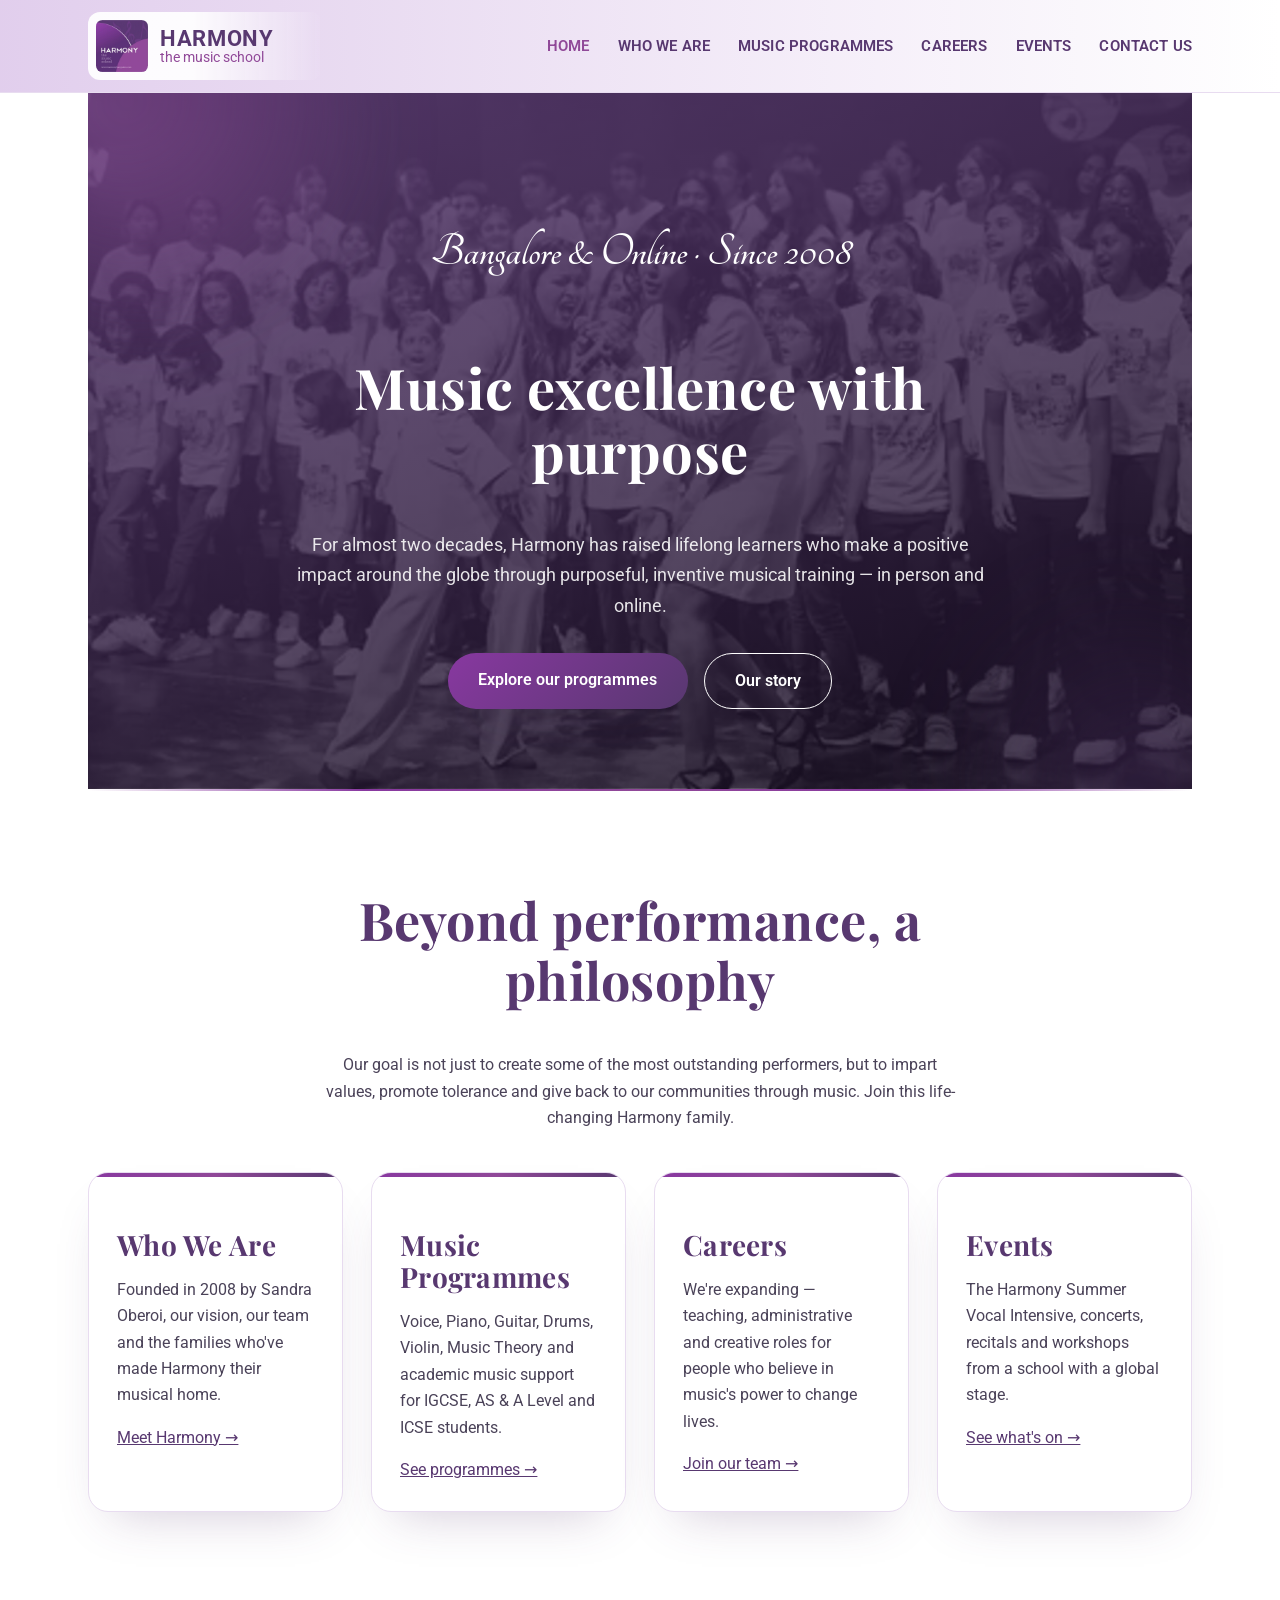
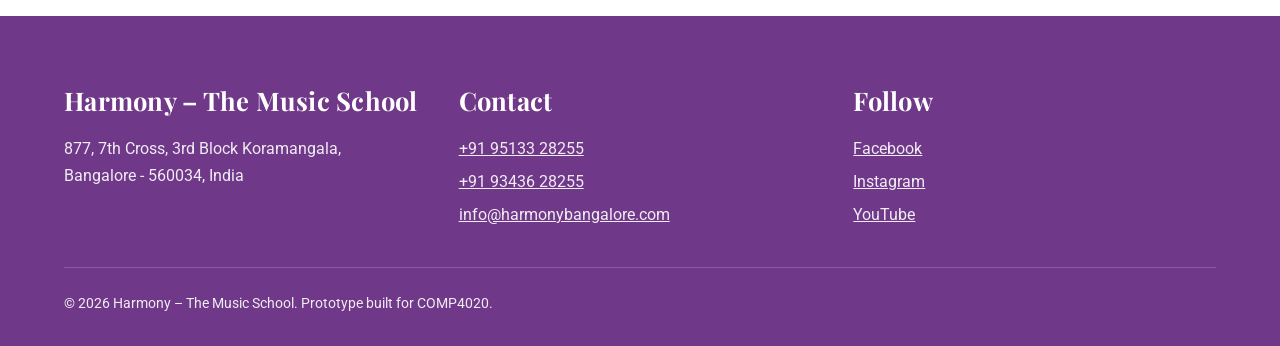
<file: index.html>
<!doctype html>
<html lang="en-AU">
  <head>
    <meta charset="UTF-8" />
    <meta name="viewport" content="width=device-width, initial-scale=1.0" />
    <title>Harmony - The Music School</title>
    <meta
      name="description"
      content="Harmony – The Music School: voice, piano, guitar, drums, violin and music theory tuition in Bangalore and online, since 2008."
    />
    <link rel="preconnect" href="https://fonts.googleapis.com" />
    <link rel="preconnect" href="https://fonts.gstatic.com" crossorigin />
    <link
      rel="stylesheet"
      href="https://fonts.googleapis.com/css2?family=Playfair+Display:wght@700;800&family=Tangerine:wght@400;700&family=Roboto:wght@400;500;700&display=swap"
    />
    <link rel="stylesheet" href="./styles.css" />
    <link rel="icon" type="image/png" href="./images/favicon.png" />
    <link rel="apple-touch-icon" href="./images/apple-touch-icon.png" />
  </head>
  <body>
    <header class="site-header">
      <div class="header-inner">
        <a class="brand" href="./">
          <img class="brand-logo" src="./images/logo.webp" alt="" width="300" height="300" />
          <span class="brand-text">
            <span class="brand-name">Harmony</span>
            <span class="brand-tagline">the music school</span>
          </span>
        </a>
        <button
          class="nav-toggle"
          type="button"
          aria-expanded="false"
          aria-controls="primary-nav"
        >
          <span></span><span></span><span></span>
          <span class="visually-hidden">Menu</span>
        </button>
        <nav class="primary-nav" id="primary-nav" aria-label="Primary" data-open="false">
          <ul>
            <li><a href="./" aria-current="page">Home</a></li>
            <li><a href="./who-we-are.html">Who We Are</a></li>
            <li><a href="./music-programmes.html">Music Programmes</a></li>
            <li><a href="./careers.html">Careers</a></li>
            <li><a href="./whats-on.html">Events</a></li>
            <li><a href="#site-footer">Contact Us</a></li>
          </ul>
        </nav>
      </div>
    </header>

    <main>
      <section class="hero hero-home">
        <div class="hero-inner">
          <p class="eyebrow">Bangalore &amp; Online · Since 2008</p>
          <h1>Music excellence with purpose</h1>
          <p class="lede">
            For almost two decades, Harmony has raised lifelong learners who
            make a positive impact around the globe through purposeful,
            inventive musical training — in person and online.
          </p>
          <div class="button-row">
            <a class="button" href="./music-programmes.html"
              >Explore our programmes</a
            >
            <a class="button ghost" href="./who-we-are.html">Our story</a>
          </div>
        </div>
      </section>

      <div class="divider"></div>

      <section>
        <div class="section-head">
          <h2>Beyond performance, a philosophy</h2>
          <p>
            Our goal is not just to create some of the most outstanding
            performers, but to impart values, promote tolerance and give back
            to our communities through music. Join this life-changing
            Harmony family.
          </p>
        </div>

        <div class="card-grid">
          <div class="card">
            <h3>Who We Are</h3>
            <p>
              Founded in 2008 by Sandra Oberoi, our vision, our team and the
              families who've made Harmony their musical home.
            </p>
            <a href="./who-we-are.html">Meet Harmony &rarr;</a>
          </div>
          <div class="card">
            <h3>Music Programmes</h3>
            <p>
              Voice, Piano, Guitar, Drums, Violin, Music Theory and academic
              music support for IGCSE, AS &amp; A Level and ICSE students.
            </p>
            <a href="./music-programmes.html">See programmes &rarr;</a>
          </div>
          <div class="card">
            <h3>Careers</h3>
            <p>
              We're expanding — teaching, administrative and creative roles
              for people who believe in music's power to change lives.
            </p>
            <a href="./careers.html">Join our team &rarr;</a>
          </div>
          <div class="card">
            <h3>Events</h3>
            <p>
              The Harmony Summer Vocal Intensive, concerts, recitals and
              workshops from a school with a global stage.
            </p>
            <a href="./whats-on.html">See what's on &rarr;</a>
          </div>
        </div>
      </section>
    </main>

    <footer class="site-footer" id="site-footer">
      <div class="footer-inner">
        <div>
          <h2>Harmony – The Music School</h2>
          <p>
            877, 7th Cross, 3rd Block Koramangala,<br />Bangalore - 560034,
            India
          </p>
        </div>
        <div>
          <h2>Contact</h2>
          <ul>
            <li><a href="tel:+919513328255">+91 95133 28255</a></li>
            <li><a href="tel:+919343628255">+91 93436 28255</a></li>
            <li>
              <a href="mailto:info@harmonybangalore.com"
                >info@harmonybangalore.com</a
              >
            </li>
          </ul>
        </div>
        <div>
          <h2>Follow</h2>
          <ul>
            <li>
              <a href="https://facebook.com/harmonybangalore">Facebook</a>
            </li>
            <li>
              <a href="https://instagram.com/harmony_themusicschool"
                >Instagram</a
              >
            </li>
            <li>
              <a href="https://www.youtube.com/@HarmonyTheMusicSchool"
                >YouTube</a
              >
            </li>
          </ul>
        </div>
      </div>
      <p class="footer-bottom">
        © 2026 Harmony – The Music School. Prototype built for COMP4020.
      </p>
    </footer>
    <script type="module" src="./main.ts"></script>
  </body>
</html>
</file>
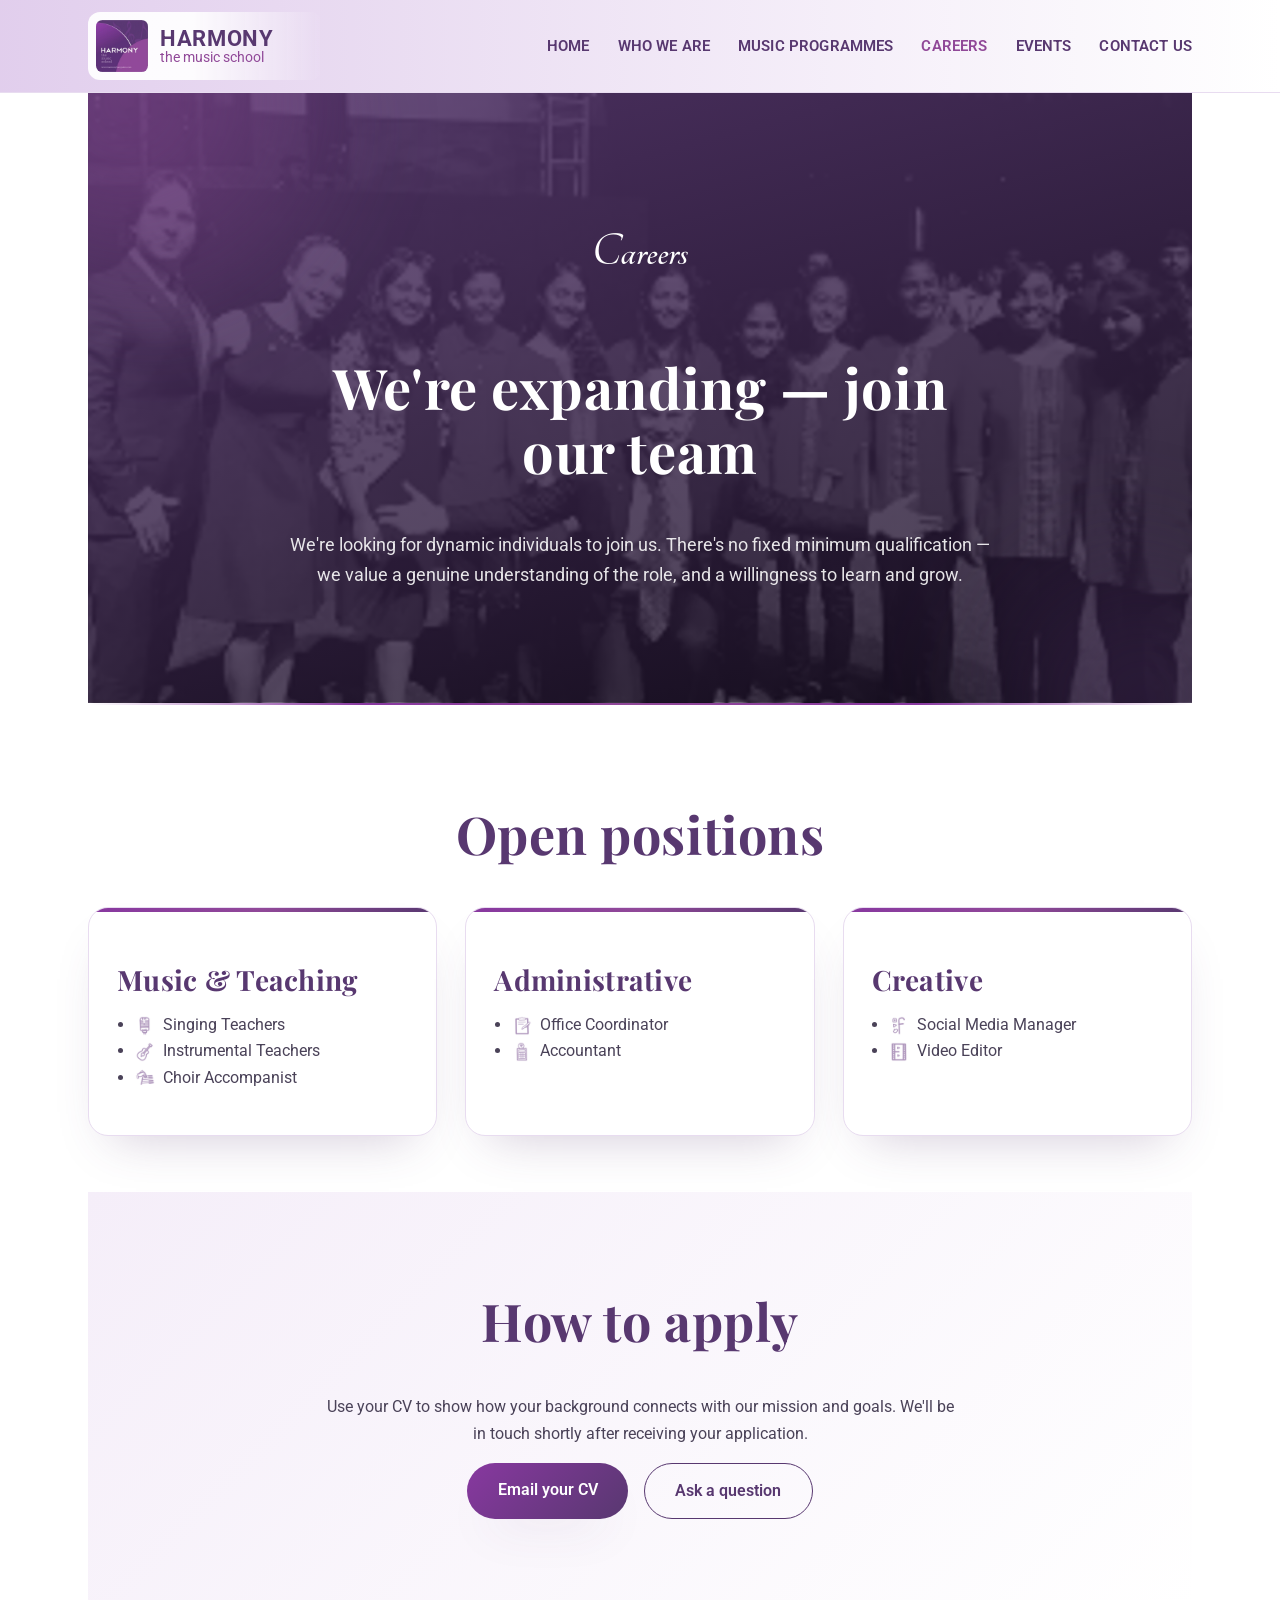
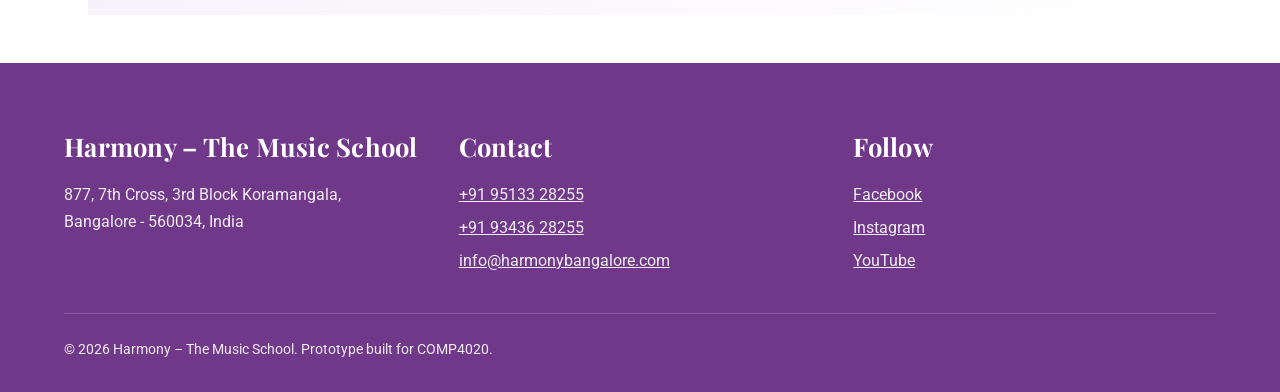
<file: careers.html>
<!doctype html>
<html lang="en-AU">
  <head>
    <meta charset="UTF-8" />
    <meta name="viewport" content="width=device-width, initial-scale=1.0" />
    <title>Careers &mdash; Harmony - The Music School</title>
    <meta
      name="description"
      content="Open teaching, administrative and creative roles at Harmony – The Music School, and how to apply."
    />
    <link rel="preconnect" href="https://fonts.googleapis.com" />
    <link rel="preconnect" href="https://fonts.gstatic.com" crossorigin />
    <link
      rel="stylesheet"
      href="https://fonts.googleapis.com/css2?family=Playfair+Display:wght@700;800&family=Tangerine:wght@400;700&family=Roboto:wght@400;500;700&display=swap"
    />
    <link rel="stylesheet" href="./styles.css" />
    <link rel="icon" type="image/png" href="./images/favicon.png" />
    <link rel="apple-touch-icon" href="./images/apple-touch-icon.png" />
  </head>
  <body>
    <header class="site-header">
      <div class="header-inner">
        <a class="brand" href="./">
          <img class="brand-logo" src="./images/logo.webp" alt="" width="300" height="300" />
          <span class="brand-text">
            <span class="brand-name">Harmony</span>
            <span class="brand-tagline">the music school</span>
          </span>
        </a>
        <button
          class="nav-toggle"
          type="button"
          aria-expanded="false"
          aria-controls="primary-nav"
        >
          <span></span><span></span><span></span>
          <span class="visually-hidden">Menu</span>
        </button>
        <nav class="primary-nav" id="primary-nav" aria-label="Primary" data-open="false">
          <ul>
            <li><a href="./">Home</a></li>
            <li><a href="./who-we-are.html">Who We Are</a></li>
            <li><a href="./music-programmes.html">Music Programmes</a></li>
            <li><a href="./careers.html" aria-current="page">Careers</a></li>
            <li><a href="./whats-on.html">Events</a></li>
            <li><a href="#site-footer">Contact Us</a></li>
          </ul>
        </nav>
      </div>
    </header>

    <main>
      <section class="hero hero-careers">
        <div class="hero-inner">
          <p class="eyebrow">Careers</p>
          <h1>We're expanding — join our team</h1>
          <p class="lede">
            We're looking for dynamic individuals to join us. There's no
            fixed minimum qualification — we value a genuine understanding
            of the role, and a willingness to learn and grow.
          </p>
        </div>
      </section>

      <div class="divider"></div>

      <section>
        <div class="section-head">
          <h2>Open positions</h2>
        </div>
        <div class="card-grid">
          <div class="card">
            <h3>Music &amp; Teaching</h3>
            <ul>
              <li>
                <img class="role-icon" src="./images/icons/singing-teacher.webp" alt="" />Singing
                Teachers
              </li>
              <li>
                <img
                  class="role-icon"
                  src="./images/icons/instrumental-teacher.webp"
                  alt=""
                />Instrumental Teachers
              </li>
              <li>
                <img
                  class="role-icon"
                  src="./images/icons/choir-accompanist.webp"
                  alt=""
                />Choir Accompanist
              </li>
            </ul>
          </div>
          <div class="card">
            <h3>Administrative</h3>
            <ul>
              <li>
                <img
                  class="role-icon"
                  src="./images/icons/office-coordinator.webp"
                  alt=""
                />Office Coordinator
              </li>
              <li>
                <img class="role-icon" src="./images/icons/accountant.webp" alt="" />Accountant
              </li>
            </ul>
          </div>
          <div class="card">
            <h3>Creative</h3>
            <ul>
              <li>
                <img
                  class="role-icon"
                  src="./images/icons/social-media-manager.webp"
                  alt=""
                />Social Media Manager
              </li>
              <li>
                <img class="role-icon" src="./images/icons/video-editor.webp" alt="" />Video
                Editor
              </li>
            </ul>
          </div>
        </div>
      </section>

      <div class="tinted">
        <section>
          <div class="section-head">
            <h2>How to apply</h2>
            <p>
              Use your CV to show how your background connects with our
              mission and goals. We'll be in touch shortly after receiving
              your application.
            </p>
            <div class="button-row">
              <a class="button" href="mailto:careers@harmony-themusicschool.com"
                >Email your CV</a
              >
              <a class="button ghost" href="mailto:info@harmonybangalore.com"
                >Ask a question</a
              >
            </div>
          </div>
        </section>
      </div>
    </main>

    <footer class="site-footer" id="site-footer">
      <div class="footer-inner">
        <div>
          <h2>Harmony – The Music School</h2>
          <p>
            877, 7th Cross, 3rd Block Koramangala,<br />Bangalore - 560034,
            India
          </p>
        </div>
        <div>
          <h2>Contact</h2>
          <ul>
            <li><a href="tel:+919513328255">+91 95133 28255</a></li>
            <li><a href="tel:+919343628255">+91 93436 28255</a></li>
            <li>
              <a href="mailto:info@harmonybangalore.com"
                >info@harmonybangalore.com</a
              >
            </li>
          </ul>
        </div>
        <div>
          <h2>Follow</h2>
          <ul>
            <li>
              <a href="https://facebook.com/harmonybangalore">Facebook</a>
            </li>
            <li>
              <a href="https://instagram.com/harmony_themusicschool"
                >Instagram</a
              >
            </li>
            <li>
              <a href="https://www.youtube.com/@HarmonyTheMusicSchool"
                >YouTube</a
              >
            </li>
          </ul>
        </div>
      </div>
      <p class="footer-bottom">
        © 2026 Harmony – The Music School. Prototype built for COMP4020.
      </p>
    </footer>
    <script type="module" src="./main.ts"></script>
  </body>
</html>
</file>
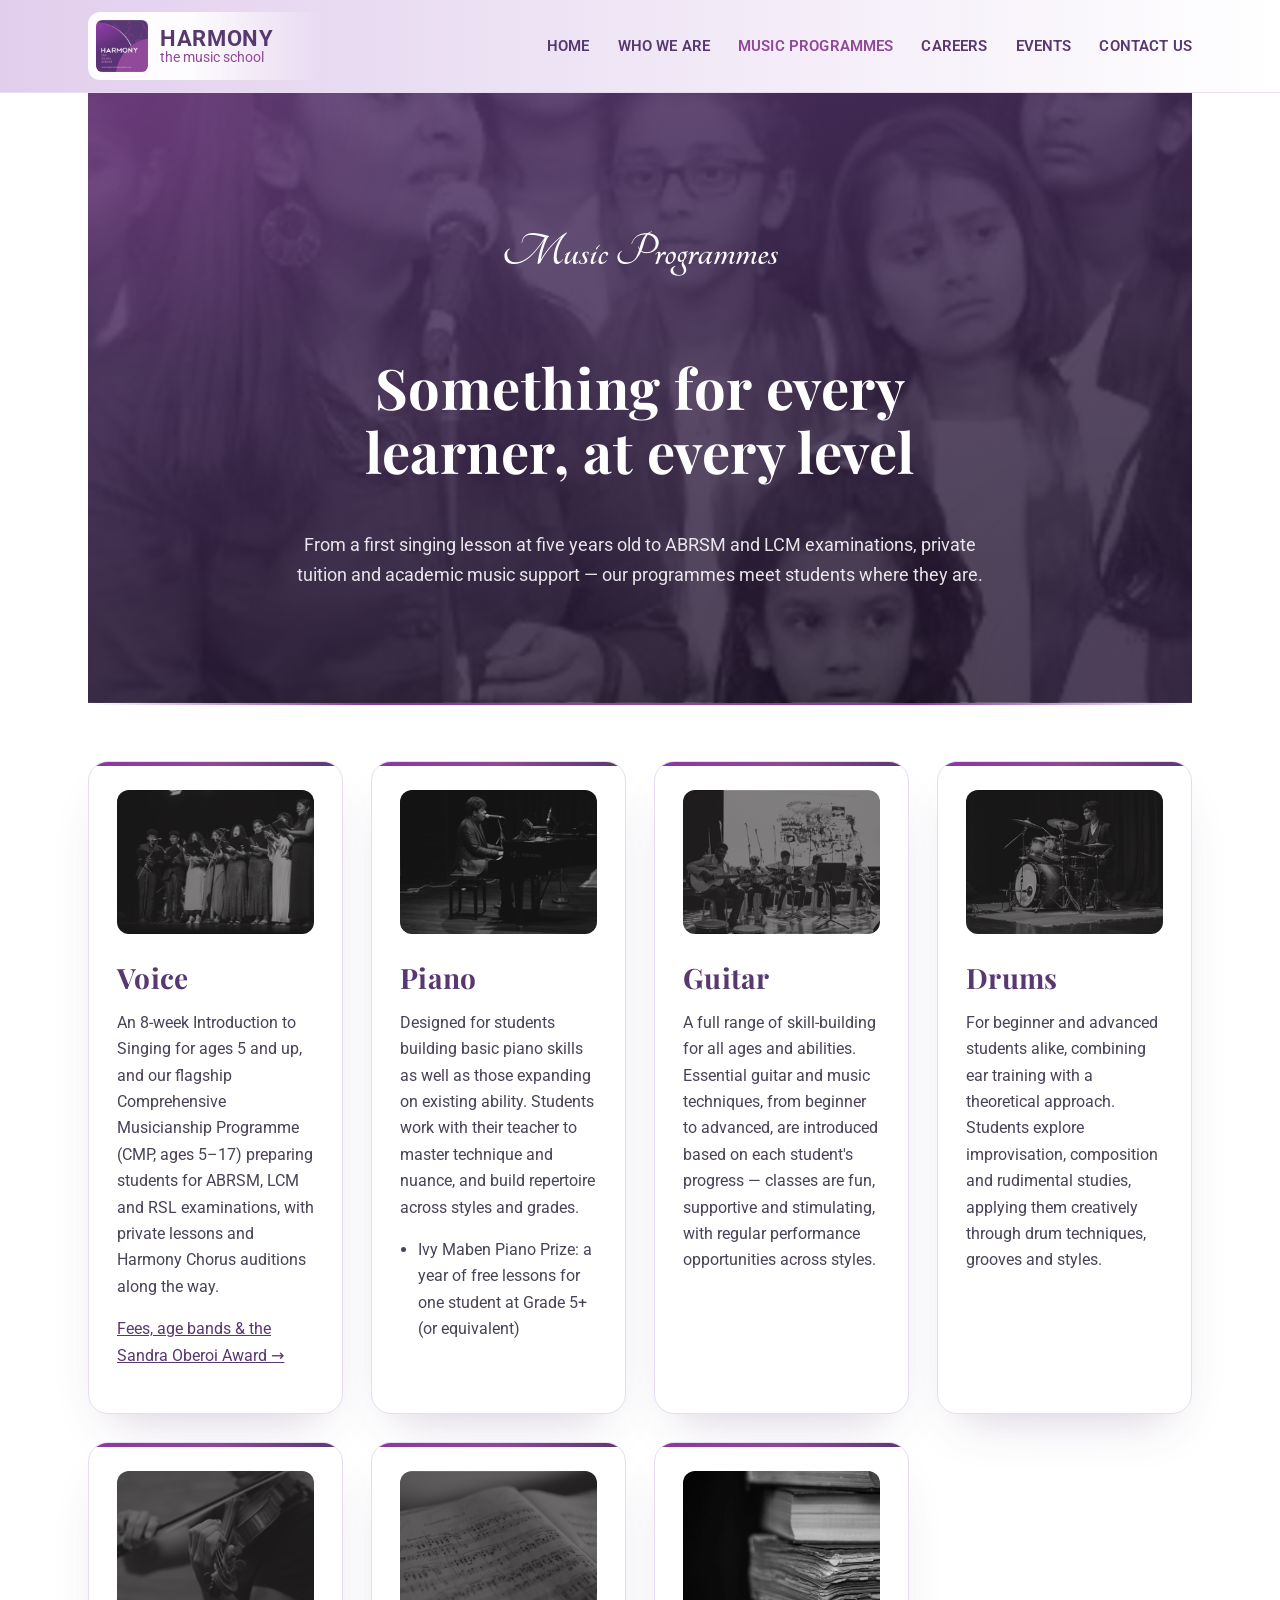
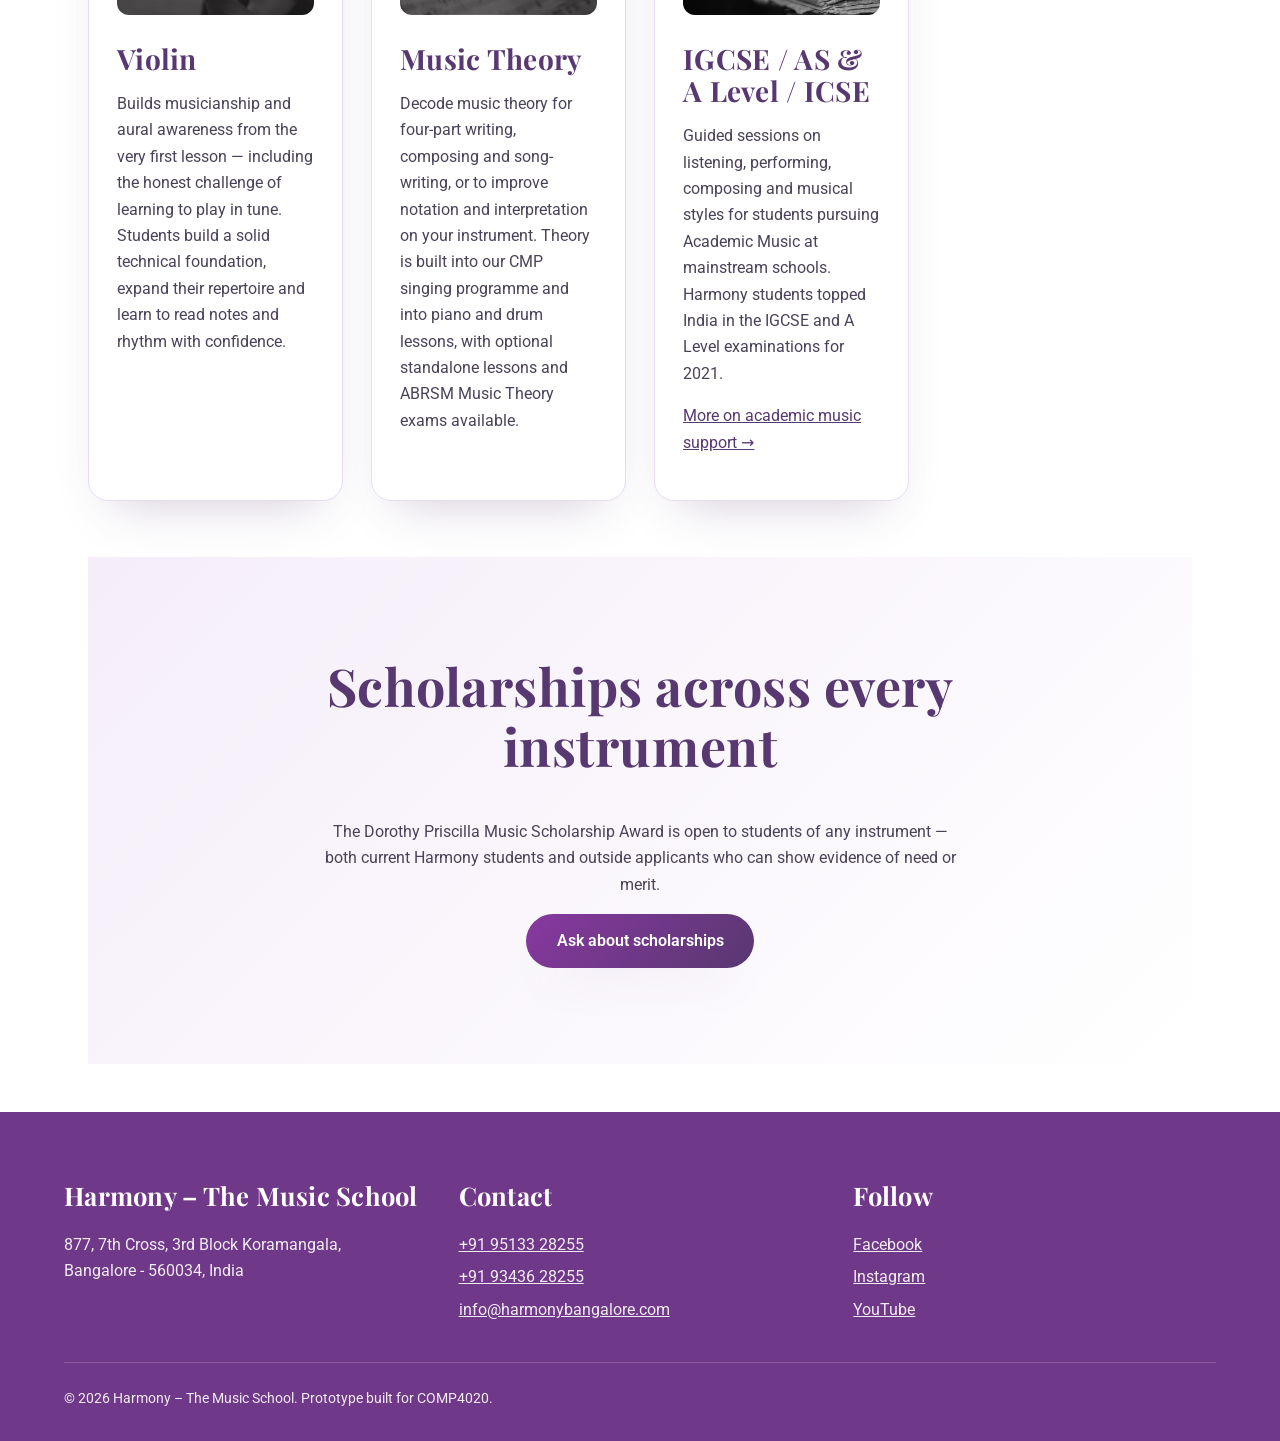
<file: music-programmes.html>
<!doctype html>
<html lang="en-AU">
  <head>
    <meta charset="UTF-8" />
    <meta name="viewport" content="width=device-width, initial-scale=1.0" />
    <title>Music Programmes &mdash; Harmony - The Music School</title>
    <meta
      name="description"
      content="Voice, Piano, Guitar, Drums, Violin, Music Theory and academic music support for IGCSE, AS & A Level and ICSE students at Harmony."
    />
    <link rel="preconnect" href="https://fonts.googleapis.com" />
    <link rel="preconnect" href="https://fonts.gstatic.com" crossorigin />
    <link
      rel="stylesheet"
      href="https://fonts.googleapis.com/css2?family=Playfair+Display:wght@700;800&family=Tangerine:wght@400;700&family=Roboto:wght@400;500;700&display=swap"
    />
    <link rel="stylesheet" href="./styles.css" />
    <link rel="icon" type="image/png" href="./images/favicon.png" />
    <link rel="apple-touch-icon" href="./images/apple-touch-icon.png" />
  </head>
  <body>
    <header class="site-header">
      <div class="header-inner">
        <a class="brand" href="./">
          <img class="brand-logo" src="./images/logo.webp" alt="" width="300" height="300" />
          <span class="brand-text">
            <span class="brand-name">Harmony</span>
            <span class="brand-tagline">the music school</span>
          </span>
        </a>
        <button
          class="nav-toggle"
          type="button"
          aria-expanded="false"
          aria-controls="primary-nav"
        >
          <span></span><span></span><span></span>
          <span class="visually-hidden">Menu</span>
        </button>
        <nav class="primary-nav" id="primary-nav" aria-label="Primary" data-open="false">
          <ul>
            <li><a href="./">Home</a></li>
            <li><a href="./who-we-are.html">Who We Are</a></li>
            <li>
              <a href="./music-programmes.html" aria-current="page"
                >Music Programmes</a
              >
            </li>
            <li><a href="./careers.html">Careers</a></li>
            <li><a href="./whats-on.html">Events</a></li>
            <li><a href="#site-footer">Contact Us</a></li>
          </ul>
        </nav>
      </div>
    </header>

    <main>
      <section class="hero hero-programmes">
        <div class="hero-inner">
          <p class="eyebrow">Music Programmes</p>
          <h1>Something for every learner, at every level</h1>
          <p class="lede">
            From a first singing lesson at five years old to ABRSM and LCM
            examinations, private tuition and academic music support — our
            programmes meet students where they are.
          </p>
        </div>
      </section>

      <div class="divider"></div>

      <section>
        <div class="card-grid">
          <div class="card">
            <img
              class="card-photo"
              src="./images/programmes/voice.webp"
              alt="Students performing in the Harmony choir"
            />
            <h3>Voice</h3>
            <p>
              An 8-week Introduction to Singing for ages 5 and up, and our
              flagship Comprehensive Musicianship Programme (CMP, ages 5–17)
              preparing students for ABRSM, LCM and RSL examinations, with
              private lessons and Harmony Chorus auditions along the way.
            </p>
            <p>
              <a href="https://www.harmony-themusicschool.com/voice"
                >Fees, age bands &amp; the Sandra Oberoi Award &rarr;</a
              >
            </p>
          </div>
          <div class="card">
            <img
              class="card-photo"
              src="./images/programmes/piano.webp"
              alt="A student performing at the piano"
            />
            <h3>Piano</h3>
            <p>
              Designed for students building basic piano skills as well as
              those expanding on existing ability. Students work with their
              teacher to master technique and nuance, and build repertoire
              across styles and grades.
            </p>
            <ul>
              <li>
                Ivy Maben Piano Prize: a year of free lessons for one
                student at Grade 5+ (or equivalent)
              </li>
            </ul>
          </div>
          <div class="card">
            <img
              class="card-photo"
              src="./images/programmes/guitar.webp"
              alt="Students performing guitar on stage"
            />
            <h3>Guitar</h3>
            <p>
              A full range of skill-building for all ages and abilities.
              Essential guitar and music techniques, from beginner to
              advanced, are introduced based on each student's progress —
              classes are fun, supportive and stimulating, with regular
              performance opportunities across styles.
            </p>
          </div>
          <div class="card">
            <img
              class="card-photo"
              src="./images/programmes/drums.webp"
              alt="A student performing on drums"
            />
            <h3>Drums</h3>
            <p>
              For beginner and advanced students alike, combining ear
              training with a theoretical approach. Students explore
              improvisation, composition and rudimental studies, applying
              them creatively through drum techniques, grooves and styles.
            </p>
          </div>
          <div class="card">
            <img
              class="card-photo"
              src="./images/programmes/violin.webp"
              alt="A close-up of a student playing violin"
            />
            <h3>Violin</h3>
            <p>
              Builds musicianship and aural awareness from the very first
              lesson — including the honest challenge of learning to play in
              tune. Students build a solid technical foundation, expand
              their repertoire and learn to read notes and rhythm with
              confidence.
            </p>
          </div>
          <div class="card">
            <img
              class="card-photo"
              src="./images/programmes/music-theory.webp"
              alt="A sheet of music theory notation"
            />
            <h3>Music Theory</h3>
            <p>
              Decode music theory for four-part writing, composing and
              song-writing, or to improve notation and interpretation on
              your instrument. Theory is built into our CMP singing
              programme and into piano and drum lessons, with optional
              standalone lessons and ABRSM Music Theory exams available.
            </p>
          </div>
          <div class="card">
            <img
              class="card-photo"
              src="./images/programmes/igcse.webp"
              alt="A stack of well-worn books"
            />
            <h3>IGCSE / AS &amp; A Level / ICSE</h3>
            <p>
              Guided sessions on listening, performing, composing and
              musical styles for students pursuing Academic Music at
              mainstream schools. Harmony students topped India in the
              IGCSE and A Level examinations for 2021.
            </p>
            <p>
              <a href="https://www.harmony-themusicschool.com/igsceas-a-level-icse"
                >More on academic music support &rarr;</a
              >
            </p>
          </div>
        </div>
      </section>

      <div class="tinted">
        <section>
          <div class="section-head">
            <h2>Scholarships across every instrument</h2>
            <p>
              The Dorothy Priscilla Music Scholarship Award is open to
              students of any instrument — both current Harmony students and
              outside applicants who can show evidence of need or merit.
            </p>
            <div class="button-row">
              <a class="button" href="mailto:info@harmonybangalore.com"
                >Ask about scholarships</a
              >
            </div>
          </div>
        </section>
      </div>
    </main>

    <footer class="site-footer" id="site-footer">
      <div class="footer-inner">
        <div>
          <h2>Harmony – The Music School</h2>
          <p>
            877, 7th Cross, 3rd Block Koramangala,<br />Bangalore - 560034,
            India
          </p>
        </div>
        <div>
          <h2>Contact</h2>
          <ul>
            <li><a href="tel:+919513328255">+91 95133 28255</a></li>
            <li><a href="tel:+919343628255">+91 93436 28255</a></li>
            <li>
              <a href="mailto:info@harmonybangalore.com"
                >info@harmonybangalore.com</a
              >
            </li>
          </ul>
        </div>
        <div>
          <h2>Follow</h2>
          <ul>
            <li>
              <a href="https://facebook.com/harmonybangalore">Facebook</a>
            </li>
            <li>
              <a href="https://instagram.com/harmony_themusicschool"
                >Instagram</a
              >
            </li>
            <li>
              <a href="https://www.youtube.com/@HarmonyTheMusicSchool"
                >YouTube</a
              >
            </li>
          </ul>
        </div>
      </div>
      <p class="footer-bottom">
        © 2026 Harmony – The Music School. Prototype built for COMP4020.
      </p>
    </footer>
    <script type="module" src="./main.ts"></script>
  </body>
</html>
</file>
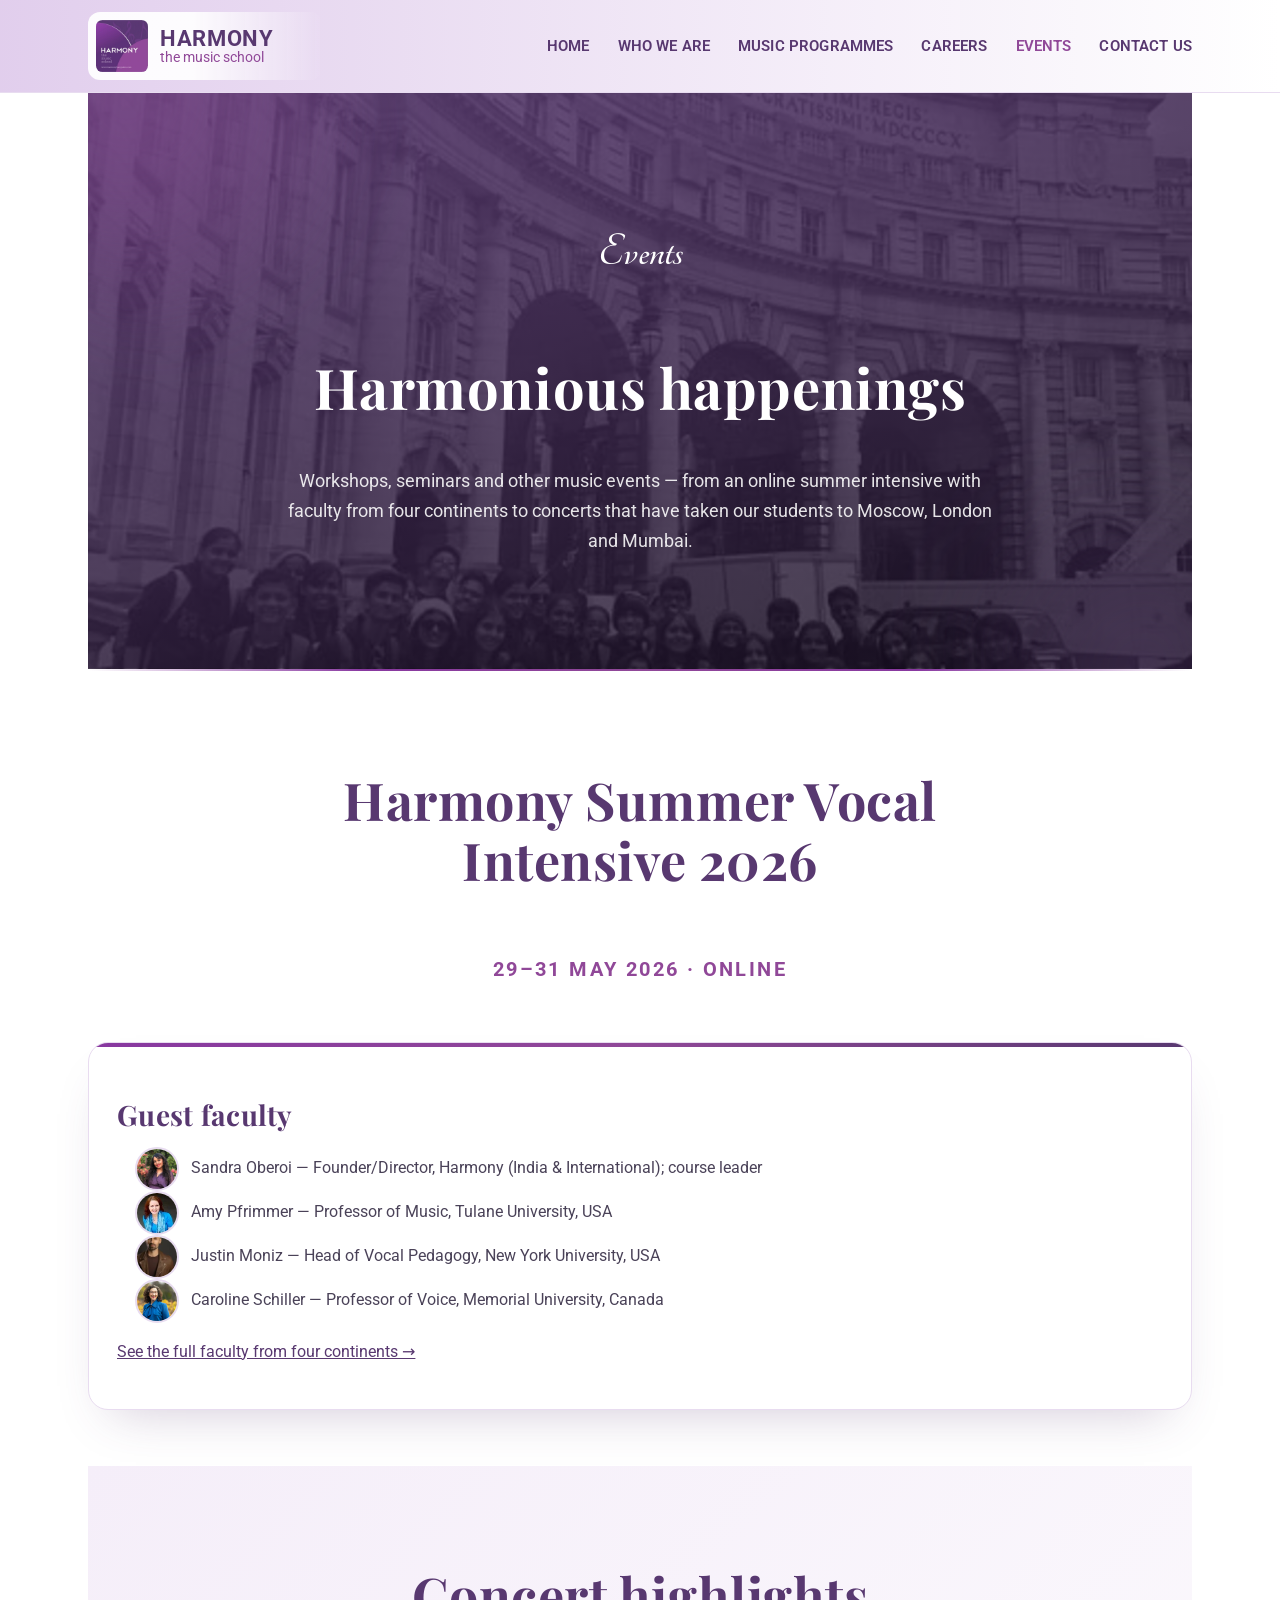
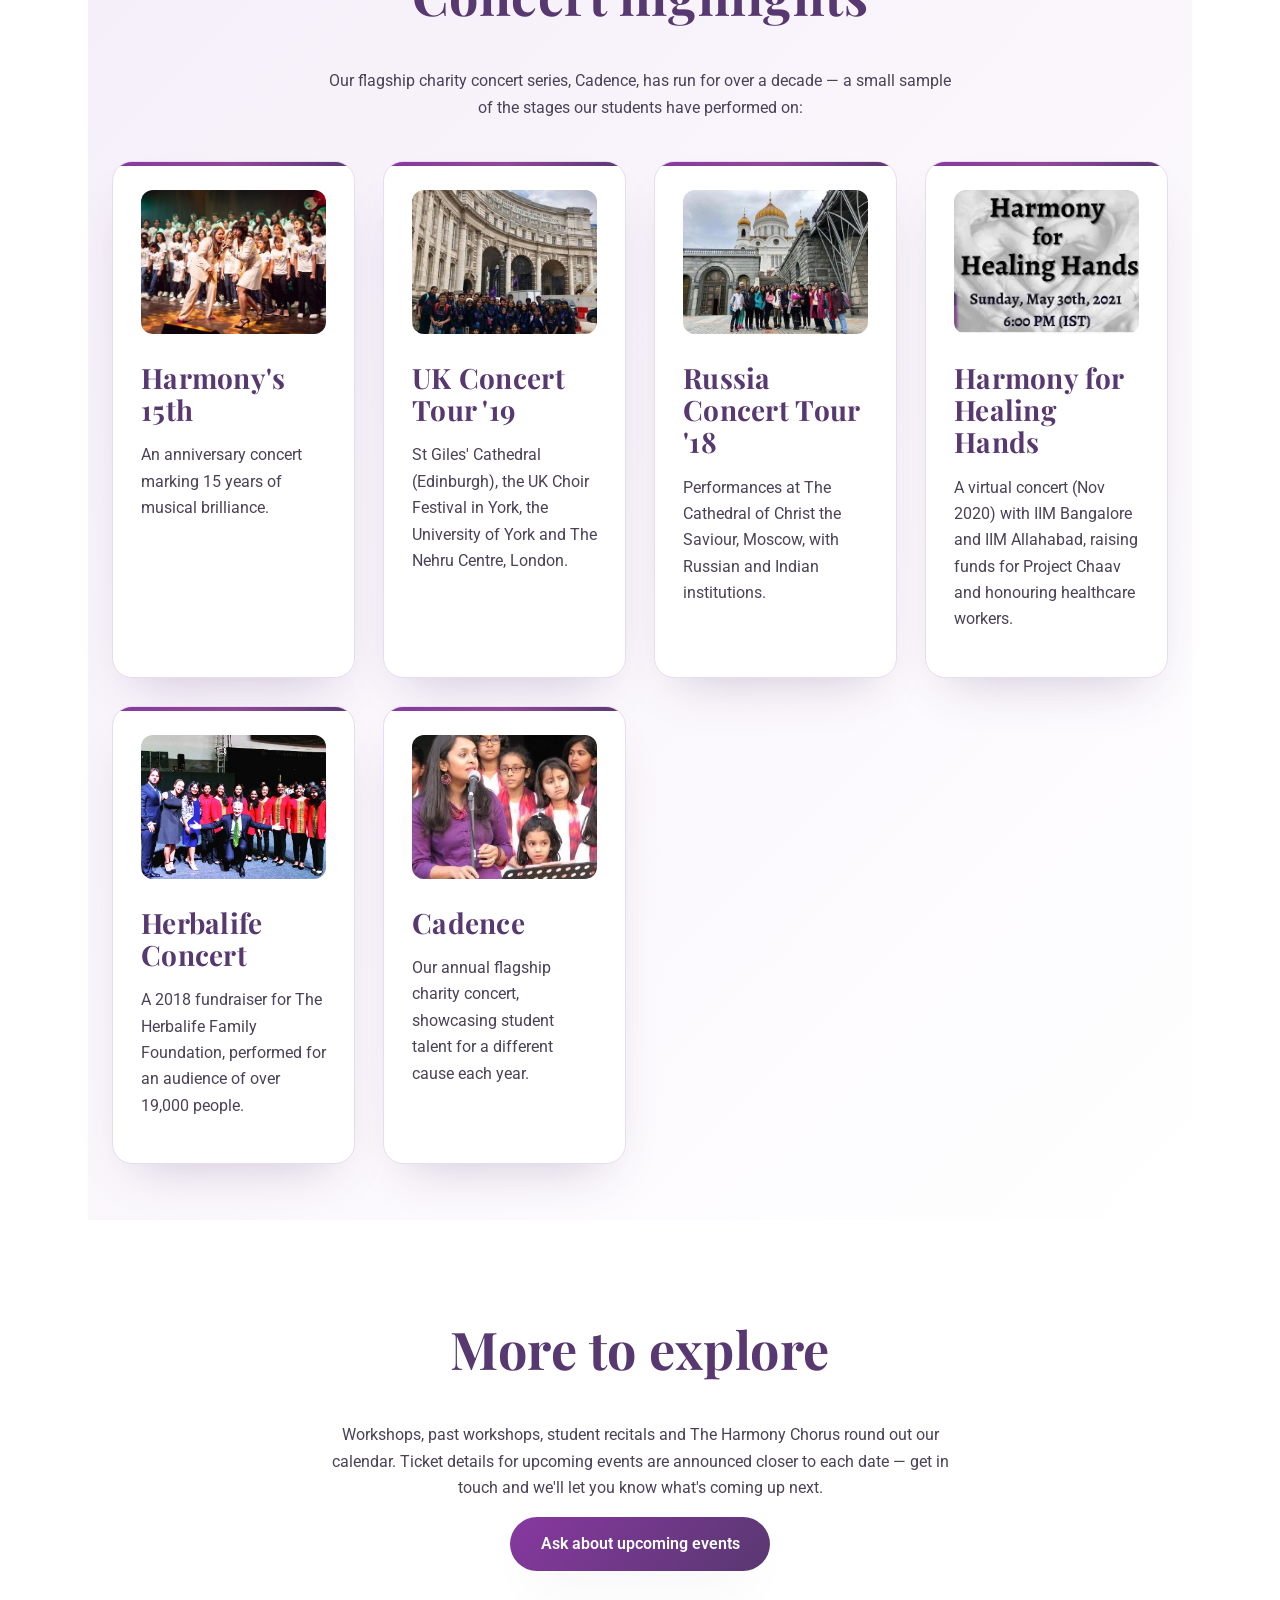
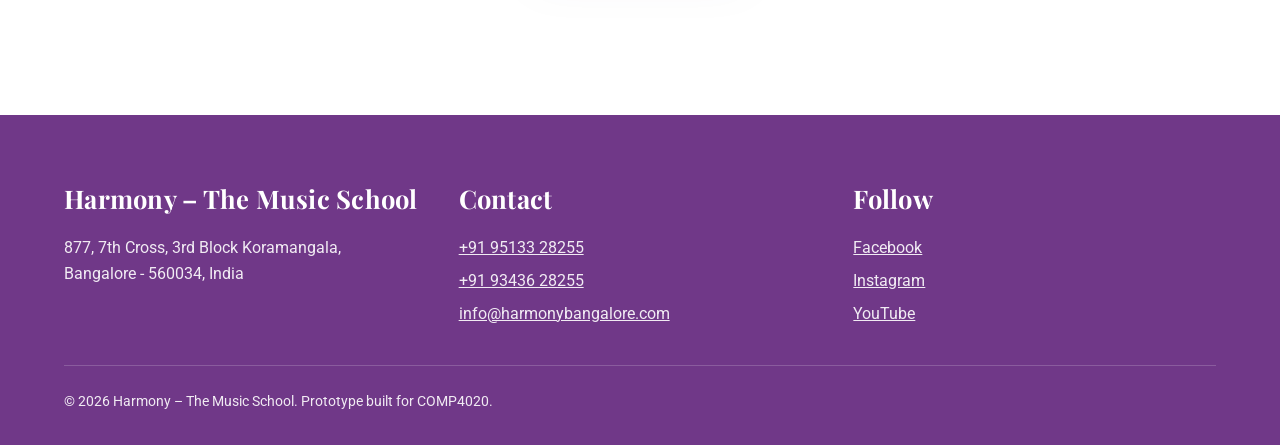
<file: whats-on.html>
<!doctype html>
<html lang="en-AU">
  <head>
    <meta charset="UTF-8" />
    <meta name="viewport" content="width=device-width, initial-scale=1.0" />
    <title>Events &mdash; Harmony - The Music School</title>
    <meta
      name="description"
      content="The Harmony Summer Vocal Intensive, concerts, workshops and student recitals at Harmony – The Music School."
    />
    <link rel="preconnect" href="https://fonts.googleapis.com" />
    <link rel="preconnect" href="https://fonts.gstatic.com" crossorigin />
    <link
      rel="stylesheet"
      href="https://fonts.googleapis.com/css2?family=Playfair+Display:wght@700;800&family=Tangerine:wght@400;700&family=Roboto:wght@400;500;700&display=swap"
    />
    <link rel="stylesheet" href="./styles.css" />
    <link rel="icon" type="image/png" href="./images/favicon.png" />
    <link rel="apple-touch-icon" href="./images/apple-touch-icon.png" />
  </head>
  <body>
    <header class="site-header">
      <div class="header-inner">
        <a class="brand" href="./">
          <img class="brand-logo" src="./images/logo.webp" alt="" width="300" height="300" />
          <span class="brand-text">
            <span class="brand-name">Harmony</span>
            <span class="brand-tagline">the music school</span>
          </span>
        </a>
        <button
          class="nav-toggle"
          type="button"
          aria-expanded="false"
          aria-controls="primary-nav"
        >
          <span></span><span></span><span></span>
          <span class="visually-hidden">Menu</span>
        </button>
        <nav class="primary-nav" id="primary-nav" aria-label="Primary" data-open="false">
          <ul>
            <li><a href="./">Home</a></li>
            <li><a href="./who-we-are.html">Who We Are</a></li>
            <li><a href="./music-programmes.html">Music Programmes</a></li>
            <li><a href="./careers.html">Careers</a></li>
            <li><a href="./whats-on.html" aria-current="page">Events</a></li>
            <li><a href="#site-footer">Contact Us</a></li>
          </ul>
        </nav>
      </div>
    </header>

    <main>
      <section class="hero hero-events">
        <div class="hero-inner">
          <p class="eyebrow">Events</p>
          <h1>Harmonious happenings</h1>
          <p class="lede">
            Workshops, seminars and other music events — from an online
            summer intensive with faculty from four continents to concerts
            that have taken our students to Moscow, London and Mumbai.
          </p>
        </div>
      </section>

      <div class="divider"></div>

      <section>
        <div class="section-head">
          <h2>Harmony Summer Vocal Intensive 2026</h2>
          <p class="eyebrow">29–31 May 2026 · Online</p>
        </div>
        <div class="card-grid">
          <div class="card">
            <h3>Guest faculty</h3>
            <ul class="faculty-list">
              <li>
                <img
                  class="faculty-avatar"
                  src="./images/team/sandra-oberoi.webp"
                  alt="Sandra Oberoi"
                />Sandra Oberoi — Founder/Director, Harmony (India &amp; International); course leader
              </li>
              <li>
                <img
                  class="faculty-avatar"
                  src="./images/team/amy-pfrimmer.webp"
                  alt="Amy Pfrimmer"
                />Amy Pfrimmer — Professor of Music, Tulane University, USA
              </li>
              <li>
                <img
                  class="faculty-avatar"
                  src="./images/team/justin-moniz.webp"
                  alt="Justin Moniz"
                />Justin Moniz — Head of Vocal Pedagogy, New York University, USA
              </li>
              <li>
                <img
                  class="faculty-avatar"
                  src="./images/team/caroline-schiller.webp"
                  alt="Caroline Schiller"
                />Caroline Schiller — Professor of Voice, Memorial University, Canada
              </li>
            </ul>
            <p>
              <a href="https://www.harmony-themusicschool.com/hsvi"
                >See the full faculty from four continents &rarr;</a
              >
            </p>
          </div>
        </div>
      </section>

      <div class="tinted">
        <section>
          <div class="section-head">
            <h2>Concert highlights</h2>
            <p>
              Our flagship charity concert series, Cadence, has run for over
              a decade — a small sample of the stages our students have
              performed on:
            </p>
          </div>
          <div class="card-grid">
            <div class="card">
              <img
                class="card-photo"
                src="./images/concerts/harmonys-15th.webp"
                alt="Harmony's 15th anniversary concert"
              />
              <h3>Harmony's 15th</h3>
              <p>An anniversary concert marking 15 years of musical brilliance.</p>
            </div>
            <div class="card">
              <img
                class="card-photo"
                src="./images/concerts/uk-tour-19.webp"
                alt="Harmony students performing on the 2019 UK Concert Tour"
              />
              <h3>UK Concert Tour '19</h3>
              <p>
                St Giles' Cathedral (Edinburgh), the UK Choir Festival in
                York, the University of York and The Nehru Centre, London.
              </p>
            </div>
            <div class="card">
              <img
                class="card-photo"
                src="./images/concerts/russia-tour-18.webp"
                alt="Harmony students performing on the 2018 Russia Concert Tour"
              />
              <h3>Russia Concert Tour '18</h3>
              <p>
                Performances at The Cathedral of Christ the Saviour, Moscow,
                with Russian and Indian institutions.
              </p>
            </div>
            <div class="card">
              <img
                class="card-photo"
                src="./images/concerts/healing-hands.webp"
                alt="Harmony for Healing Hands virtual concert"
              />
              <h3>Harmony for Healing Hands</h3>
              <p>
                A virtual concert (Nov 2020) with IIM Bangalore and IIM
                Allahabad, raising funds for Project Chaav and honouring
                healthcare workers.
              </p>
            </div>
            <div class="card">
              <img
                class="card-photo"
                src="./images/concerts/herbalife.webp"
                alt="Herbalife Concert 2018 fundraiser"
              />
              <h3>Herbalife Concert</h3>
              <p>
                A 2018 fundraiser for The Herbalife Family Foundation,
                performed for an audience of over 19,000 people.
              </p>
            </div>
            <div class="card">
              <img
                class="card-photo"
                src="./images/concerts/cadence.webp"
                alt="Cadence, Harmony's annual flagship charity concert"
              />
              <h3>Cadence</h3>
              <p>
                Our annual flagship charity concert, showcasing student
                talent for a different cause each year.
              </p>
            </div>
          </div>
        </section>
      </div>

      <section>
        <div class="section-head">
          <h2>More to explore</h2>
          <p>
            Workshops, past workshops, student recitals and The Harmony
            Chorus round out our calendar. Ticket details for upcoming
            events are announced closer to each date — get in touch and
            we'll let you know what's coming up next.
          </p>
          <div class="button-row">
            <a class="button" href="mailto:info@harmonybangalore.com"
              >Ask about upcoming events</a
            >
          </div>
        </div>
      </section>
    </main>

    <footer class="site-footer" id="site-footer">
      <div class="footer-inner">
        <div>
          <h2>Harmony – The Music School</h2>
          <p>
            877, 7th Cross, 3rd Block Koramangala,<br />Bangalore - 560034,
            India
          </p>
        </div>
        <div>
          <h2>Contact</h2>
          <ul>
            <li><a href="tel:+919513328255">+91 95133 28255</a></li>
            <li><a href="tel:+919343628255">+91 93436 28255</a></li>
            <li>
              <a href="mailto:info@harmonybangalore.com"
                >info@harmonybangalore.com</a
              >
            </li>
          </ul>
        </div>
        <div>
          <h2>Follow</h2>
          <ul>
            <li>
              <a href="https://facebook.com/harmonybangalore">Facebook</a>
            </li>
            <li>
              <a href="https://instagram.com/harmony_themusicschool"
                >Instagram</a
              >
            </li>
            <li>
              <a href="https://www.youtube.com/@HarmonyTheMusicSchool"
                >YouTube</a
              >
            </li>
          </ul>
        </div>
      </div>
      <p class="footer-bottom">
        © 2026 Harmony – The Music School. Prototype built for COMP4020.
      </p>
    </footer>
    <script type="module" src="./main.ts"></script>
  </body>
</html>
</file>
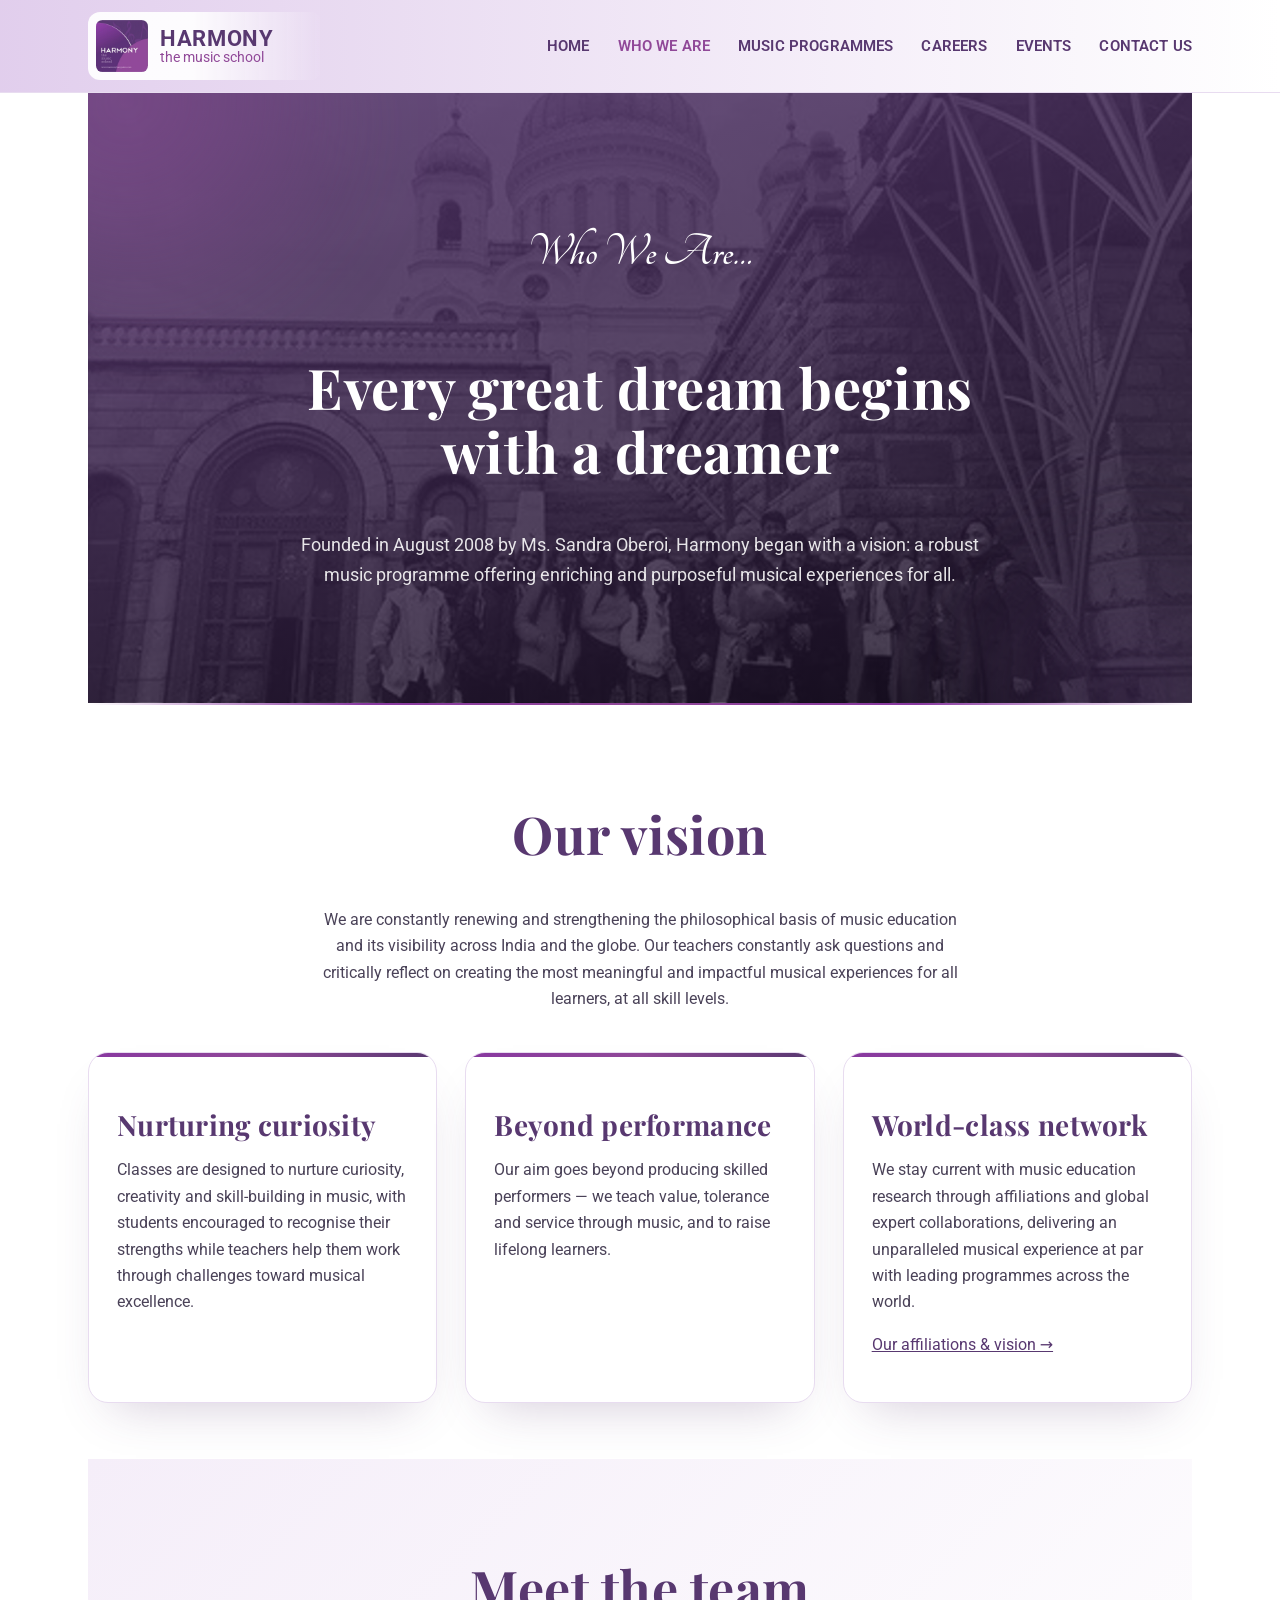
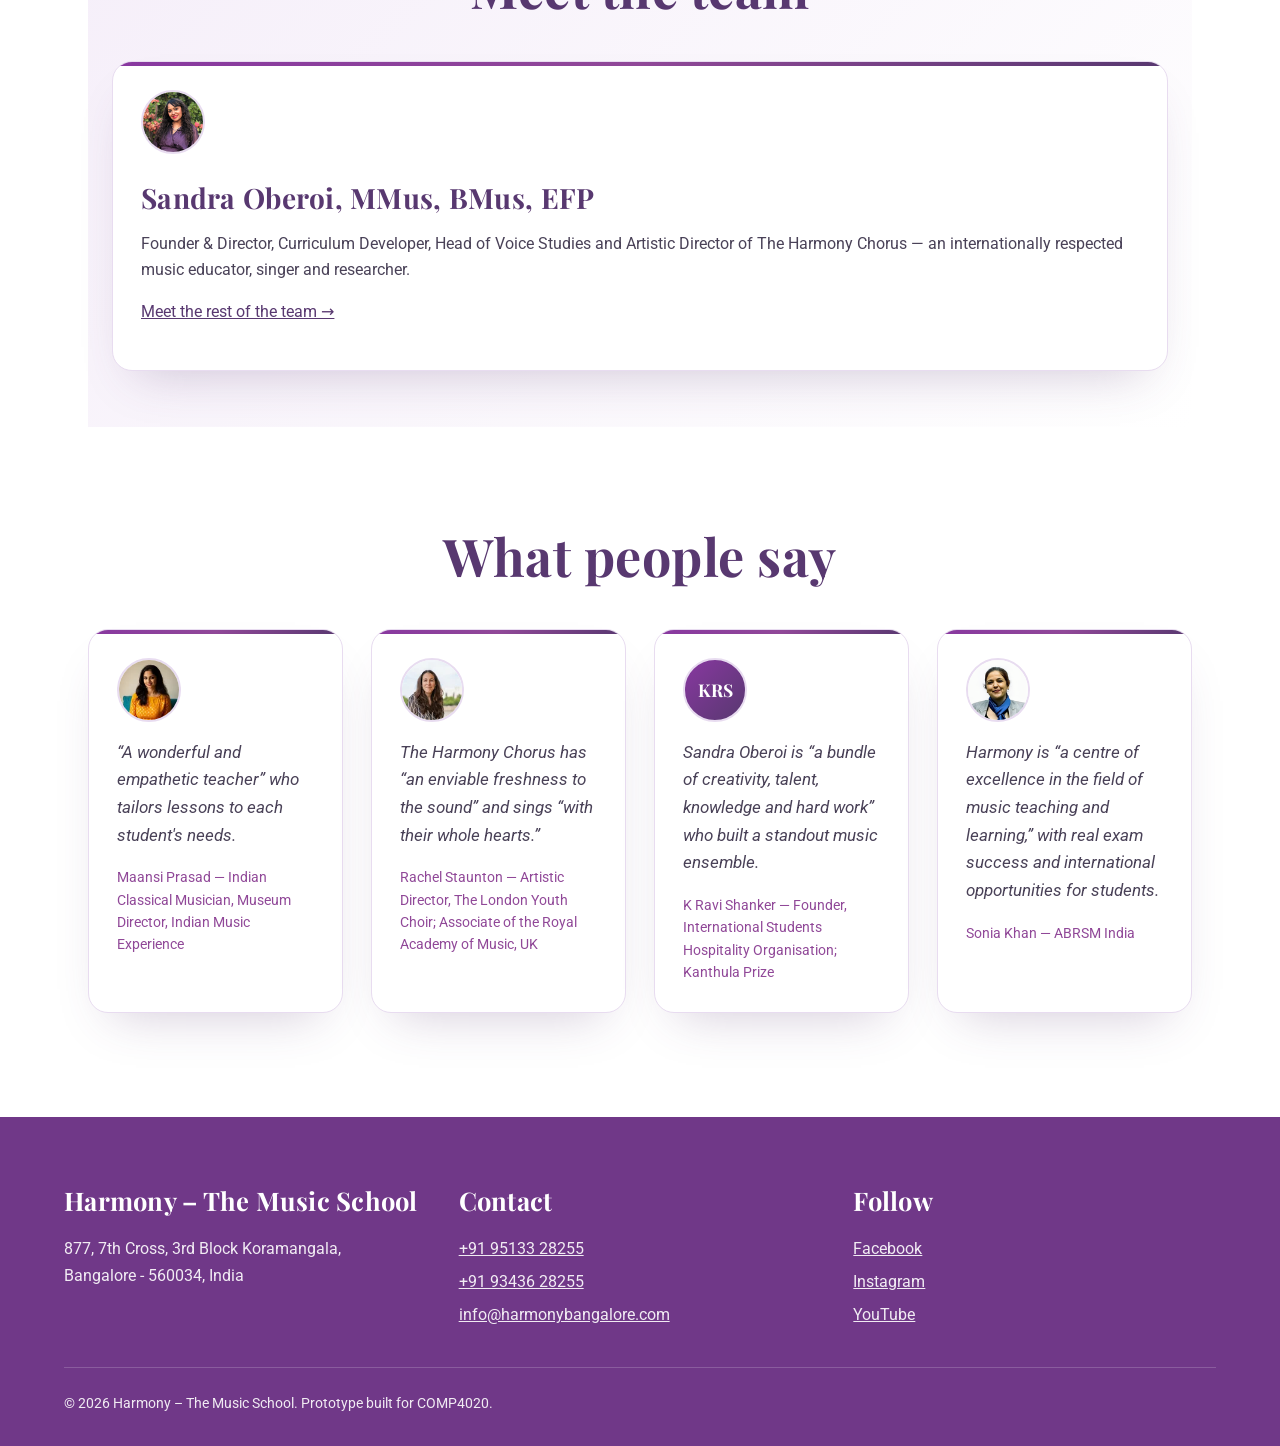
<file: who-we-are.html>
<!doctype html>
<html lang="en-AU">
  <head>
    <meta charset="UTF-8" />
    <meta name="viewport" content="width=device-width, initial-scale=1.0" />
    <title>Who We Are &mdash; Harmony - The Music School</title>
    <meta
      name="description"
      content="Harmony's founding story, vision, affiliations and testimonials from students, choir directors and examiners."
    />
    <link rel="preconnect" href="https://fonts.googleapis.com" />
    <link rel="preconnect" href="https://fonts.gstatic.com" crossorigin />
    <link
      rel="stylesheet"
      href="https://fonts.googleapis.com/css2?family=Playfair+Display:wght@700;800&family=Tangerine:wght@400;700&family=Roboto:wght@400;500;700&display=swap"
    />
    <link rel="stylesheet" href="./styles.css" />
    <link rel="icon" type="image/png" href="./images/favicon.png" />
    <link rel="apple-touch-icon" href="./images/apple-touch-icon.png" />
  </head>
  <body>
    <header class="site-header">
      <div class="header-inner">
        <a class="brand" href="./">
          <img class="brand-logo" src="./images/logo.webp" alt="" width="300" height="300" />
          <span class="brand-text">
            <span class="brand-name">Harmony</span>
            <span class="brand-tagline">the music school</span>
          </span>
        </a>
        <button
          class="nav-toggle"
          type="button"
          aria-expanded="false"
          aria-controls="primary-nav"
        >
          <span></span><span></span><span></span>
          <span class="visually-hidden">Menu</span>
        </button>
        <nav class="primary-nav" id="primary-nav" aria-label="Primary" data-open="false">
          <ul>
            <li><a href="./">Home</a></li>
            <li><a href="./who-we-are.html" aria-current="page">Who We Are</a></li>
            <li><a href="./music-programmes.html">Music Programmes</a></li>
            <li><a href="./careers.html">Careers</a></li>
            <li><a href="./whats-on.html">Events</a></li>
            <li><a href="#site-footer">Contact Us</a></li>
          </ul>
        </nav>
      </div>
    </header>

    <main>
      <section class="hero hero-who-we-are">
        <div class="hero-inner">
          <p class="eyebrow">Who We Are&hellip;</p>
          <h1>Every great dream begins with a dreamer</h1>
          <p class="lede">
            Founded in August 2008 by Ms. Sandra Oberoi, Harmony began with a
            vision: a robust music programme offering enriching and
            purposeful musical experiences for all.
          </p>
        </div>
      </section>

      <div class="divider"></div>

      <section>
        <div class="section-head">
          <h2>Our vision</h2>
          <p>
            We are constantly renewing and strengthening the philosophical
            basis of music education and its visibility across India and the
            globe. Our teachers constantly ask questions and critically
            reflect on creating the most meaningful and impactful musical
            experiences for all learners, at all skill levels.
          </p>
        </div>
        <div class="card-grid">
          <div class="card">
            <h3>Nurturing curiosity</h3>
            <p>
              Classes are designed to nurture curiosity, creativity and
              skill-building in music, with students encouraged to recognise
              their strengths while teachers help them work through
              challenges toward musical excellence.
            </p>
          </div>
          <div class="card">
            <h3>Beyond performance</h3>
            <p>
              Our aim goes beyond producing skilled performers — we teach
              value, tolerance and service through music, and to raise
              lifelong learners.
            </p>
          </div>
          <div class="card">
            <h3>World-class network</h3>
            <p>
              We stay current with music education research through
              affiliations and global expert collaborations, delivering an
              unparalleled musical experience at par with leading programmes
              across the world.
            </p>
            <p>
              <a href="https://www.harmony-themusicschool.com/vision"
                >Our affiliations &amp; vision &rarr;</a
              >
            </p>
          </div>
        </div>
      </section>

      <div class="tinted">
        <section>
          <div class="section-head">
            <h2>Meet the team</h2>
          </div>
          <div class="card-grid">
            <div class="card">
              <img
                class="avatar"
                src="./images/team/sandra-oberoi.webp"
                alt="Sandra Oberoi, Founder and Director of Harmony"
              />
              <h3>Sandra Oberoi, MMus, BMus, EFP</h3>
              <p>
                Founder &amp; Director, Curriculum Developer, Head of Voice
                Studies and Artistic Director of The Harmony Chorus — an
                internationally respected music educator, singer and
                researcher.
              </p>
              <p>
                <a href="https://www.harmony-themusicschool.com/team-1"
                  >Meet the rest of the team &rarr;</a
                >
              </p>
            </div>
          </div>
        </section>
      </div>

      <section>
        <div class="section-head">
          <h2>What people say</h2>
        </div>
        <div class="card-grid">
          <div class="card">
            <img
              class="avatar"
              src="./images/testimonials/maansi-prasad.webp"
              alt="Maansi Prasad"
            />
            <blockquote>
              <p>
                “A wonderful and empathetic teacher” who tailors lessons to
                each student's needs.
              </p>
              <footer>
                Maansi Prasad — Indian Classical Musician, Museum Director,
                Indian Music Experience
              </footer>
            </blockquote>
          </div>
          <div class="card">
            <img
              class="avatar"
              src="./images/testimonials/rachel-staunton.webp"
              alt="Rachel Staunton"
            />
            <blockquote>
              <p>
                The Harmony Chorus has “an enviable freshness to the sound”
                and sings “with their whole hearts.”
              </p>
              <footer>
                Rachel Staunton — Artistic Director, The London Youth Choir;
                Associate of the Royal Academy of Music, UK
              </footer>
            </blockquote>
          </div>
          <div class="card">
            <div class="avatar avatar-placeholder" aria-hidden="true">KRS</div>
            <blockquote>
              <p>
                Sandra Oberoi is “a bundle of creativity, talent, knowledge
                and hard work” who built a standout music ensemble.
              </p>
              <footer>
                K Ravi Shanker — Founder, International Students Hospitality
                Organisation; Kanthula Prize
              </footer>
            </blockquote>
          </div>
          <div class="card">
            <img
              class="avatar"
              src="./images/testimonials/sonia-khan.webp"
              alt="Sonia Khan"
            />
            <blockquote>
              <p>
                Harmony is “a centre of excellence in the field of music
                teaching and learning,” with real exam success and
                international opportunities for students.
              </p>
              <footer>Sonia Khan — ABRSM India</footer>
            </blockquote>
          </div>
        </div>
      </section>
    </main>

    <footer class="site-footer" id="site-footer">
      <div class="footer-inner">
        <div>
          <h2>Harmony – The Music School</h2>
          <p>
            877, 7th Cross, 3rd Block Koramangala,<br />Bangalore - 560034,
            India
          </p>
        </div>
        <div>
          <h2>Contact</h2>
          <ul>
            <li><a href="tel:+919513328255">+91 95133 28255</a></li>
            <li><a href="tel:+919343628255">+91 93436 28255</a></li>
            <li>
              <a href="mailto:info@harmonybangalore.com"
                >info@harmonybangalore.com</a
              >
            </li>
          </ul>
        </div>
        <div>
          <h2>Follow</h2>
          <ul>
            <li>
              <a href="https://facebook.com/harmonybangalore">Facebook</a>
            </li>
            <li>
              <a href="https://instagram.com/harmony_themusicschool"
                >Instagram</a
              >
            </li>
            <li>
              <a href="https://www.youtube.com/@HarmonyTheMusicSchool"
                >YouTube</a
              >
            </li>
          </ul>
        </div>
      </div>
      <p class="footer-bottom">
        © 2026 Harmony – The Music School. Prototype built for COMP4020.
      </p>
    </footer>
    <script type="module" src="./main.ts"></script>
  </body>
</html>
</file>
<file: styles.css>
/* Harmony – The Music School
   Calming, unhurried aesthetic adapted from a Wix wellness template. */

:root {
  --cream: #fff;
  --cream-deep: #f5eef9;
  --sage: #8838a0;
  --sage-dark: #583870;
  --terracotta: #904898;
  --footer-bg: #703888;
  --ink: #140f1f;
  --ink-soft: #4a4258;
  --line: #e8dcf0;
  --shadow: 0 1.5rem 3rem -1.5rem rgb(88 56 112 / 28%);
  --radius: 1.25rem;
  --serif: "Tangerine", georgia, "Iowan Old Style", "Palatino Linotype", serif;
  --heading-serif: "Playfair Display", georgia, "Times New Roman", serif;
  --sans:
    "Roboto", system-ui, -apple-system, "Segoe UI", helvetica, arial,
    sans-serif;
}

* {
  box-sizing: border-box;
}

html {
  scroll-behavior: smooth;
}

@media (prefers-reduced-motion: reduce) {
  html {
    scroll-behavior: auto;
  }
}

body {
  margin: 0;
  background: var(--cream);
  color: var(--ink);
  font-family: var(--sans);
  line-height: 1.65;
}

h1,
h2,
h3 {
  font-family: var(--heading-serif);
  font-weight: 700;
  line-height: 1.15;
  color: var(--sage-dark);
  letter-spacing: 0.01em;
}

h1 {
  font-size: clamp(2.25rem, 5vw, 3.5rem);
}

h2 {
  font-size: clamp(2.25rem, 4.5vw, 3.25rem);
}

h3 {
  font-size: 1.75rem;
  margin-block-end: 0.5rem;
}

p {
  color: var(--ink-soft);
}

a {
  color: var(--sage-dark);
}

img {
  max-width: 100%;
}

.visually-hidden {
  position: absolute;
  width: 1px;
  height: 1px;
  overflow: hidden;
  clip-path: inset(50%);
  white-space: nowrap;
}

/* Layout shell */

.site-header {
  position: sticky;
  top: 0;
  z-index: 10;
  background: linear-gradient(90deg, rgb(224 204 236 / 96%) 0%, rgb(255 255 255 / 97%) 100%);
  backdrop-filter: blur(0.5rem);
  border-bottom: 1px solid var(--line);
}

.header-inner {
  max-width: 72rem;
  margin: 0 auto;
  display: flex;
  align-items: center;
  justify-content: space-between;
  padding: 0.75rem 1.5rem;
  gap: 1rem;
}

.brand {
  display: flex;
  align-items: center;
  flex-shrink: 0;
  gap: 0.75rem;
  padding: 0.5rem 3rem 0.5rem 0.5rem;
  border-radius: 0.75rem;
  background: linear-gradient(
    90deg,
    rgb(255 255 255 / 92%) 0%,
    rgb(255 255 255 / 92%) 45%,
    rgb(255 255 255 / 0%) 100%
  );
  text-decoration: none;
}

.brand-logo {
  height: 3.25rem;
  width: auto;
  max-width: none;
  flex-shrink: 0;
  border-radius: 0.4rem;
}

.brand-text {
  display: flex;
  flex-direction: column;
  line-height: 1.1;
}

.brand-name {
  font-family: var(--sans);
  font-size: 1.4rem;
  font-weight: 700;
  letter-spacing: 0.03em;
  text-transform: uppercase;
  color: var(--sage-dark);
}

.brand-tagline {
  font-family: var(--sans);
  font-size: 0.9rem;
  font-weight: 400;
  color: var(--terracotta);
}

.nav-toggle {
  display: none;
  border: 1px solid var(--line);
  background: var(--cream-deep);
  border-radius: 0.75rem;
  width: 2.75rem;
  height: 2.75rem;
  cursor: pointer;
  flex-direction: column;
  align-items: center;
  justify-content: center;
  gap: 0.3rem;
}

.nav-toggle span {
  display: block;
  width: 1.4rem;
  height: 2px;
  background: var(--sage-dark);
  transition: transform 0.2s ease, opacity 0.2s ease;
}

.primary-nav ul {
  display: flex;
  flex-wrap: wrap;
  gap: 1.75rem;
  margin: 0;
  padding: 0;
  list-style: none;
}

.primary-nav a {
  text-decoration: none;
  font-size: 0.95rem;
  font-weight: 600;
  letter-spacing: 0.01em;
  text-transform: uppercase;
}

.primary-nav a[aria-current="page"] {
  color: var(--terracotta);
}

main {
  max-width: 72rem;
  margin: 0 auto;
  padding: 0 1.5rem;
}

/* Hero */

.hero {
  position: relative;
  padding: 4.5rem 1.5rem 5rem;
  text-align: center;
  overflow: hidden;
  isolation: isolate;
  background-size: cover;
  background-position: center;
  color: var(--cream);
}

.hero-home {
  background-image:
    linear-gradient(165deg, rgb(88 56 112 / 88%), rgb(20 12 30 / 78%)),
    url("./images/banners/home.webp");
}

.hero-who-we-are {
  background-image:
    linear-gradient(165deg, rgb(88 56 112 / 88%), rgb(20 12 30 / 78%)),
    url("./images/banners/who-we-are.webp");
}

.hero-programmes {
  background-image:
    linear-gradient(165deg, rgb(88 56 112 / 88%), rgb(20 12 30 / 78%)),
    url("./images/banners/programmes.webp");
}

.hero-careers {
  background-image:
    linear-gradient(165deg, rgb(88 56 112 / 88%), rgb(20 12 30 / 78%)),
    url("./images/banners/careers.webp");
}

.hero-events {
  background-image:
    linear-gradient(165deg, rgb(88 56 112 / 88%), rgb(20 12 30 / 78%)),
    url("./images/banners/events.webp");
}

.hero h1 {
  color: var(--cream);
}

.hero::before,
.hero::after {
  content: "";
  position: absolute;
  border-radius: 50%;
  filter: blur(2.5rem);
  z-index: -1;
}

.hero::before {
  width: 24rem;
  height: 24rem;
  background: radial-gradient(
    circle at 35% 35%,
    rgb(144 72 152 / 45%),
    rgb(144 72 152 / 10%) 60%,
    transparent 75%
  );
  top: -8rem;
  left: -6rem;
}

.hero::after {
  width: 20rem;
  height: 20rem;
  background: radial-gradient(
    circle at 65% 65%,
    rgb(88 56 112 / 40%),
    rgb(88 56 112 / 8%) 60%,
    transparent 75%
  );
  bottom: -7rem;
  right: -4rem;
}

.hero-inner {
  max-width: 44rem;
  margin: 0 auto;
}

.eyebrow {
  display: inline-block;
  font-size: 1.25rem;
  letter-spacing: 0.12em;
  text-transform: uppercase;
  color: var(--terracotta);
  font-weight: 700;
  margin-block-end: 1rem;
}

.hero .eyebrow {
  font-family: var(--serif);
  font-size: clamp(2.25rem, 4.5vw, 3rem);
  font-weight: 700;
  letter-spacing: normal;
  text-transform: none;
  color: var(--cream);
}

.hero p.lede {
  font-size: 1.15rem;
  margin-block-end: 2rem;
  color: rgb(255 255 255 / 88%);
}

.button {
  display: inline-block;
  padding: 0.85rem 1.9rem;
  border-radius: 3rem;
  background: linear-gradient(135deg, var(--sage) 0%, var(--sage-dark) 100%);
  color: var(--cream);
  text-decoration: none;
  font-weight: 600;
  box-shadow: var(--shadow);
}

.button.ghost {
  background: transparent;
  border: 1px solid var(--sage-dark);
  color: var(--sage-dark);
  box-shadow: none;
}

.hero .button.ghost {
  border-color: var(--cream);
  color: var(--cream);
}

.button-row {
  display: flex;
  gap: 1rem;
  justify-content: center;
  flex-wrap: wrap;
}

/* Sections */

section {
  padding: 3.5rem 0;
}

.section-head {
  max-width: 40rem;
  margin: 0 auto 2.5rem;
  text-align: center;
}

.card-grid {
  display: grid;
  grid-template-columns: repeat(auto-fit, minmax(15rem, 1fr));
  gap: 1.75rem;
}

.card {
  position: relative;
  background: #fff;
  border: 1px solid var(--line);
  border-radius: var(--radius);
  padding: 1.75rem;
  box-shadow: var(--shadow);
  overflow: hidden;
}

.card::before {
  content: "";
  position: absolute;
  inset: 0 0 auto;
  height: 0.25rem;
  background: linear-gradient(
    90deg,
    var(--sage) 0%,
    var(--terracotta) 50%,
    var(--sage-dark) 100%
  );
}

.card ul {
  padding-inline-start: 1.1rem;
  color: var(--ink-soft);
}

.avatar {
  display: block;
  width: 4rem;
  height: 4rem;
  border-radius: 50%;
  object-fit: cover;
  margin-block-end: 1rem;
  border: 2px solid var(--line);
}

.avatar-placeholder {
  display: flex;
  align-items: center;
  justify-content: center;
  background: linear-gradient(135deg, var(--sage) 0%, var(--sage-dark) 100%);
  color: var(--cream);
  font-family: var(--heading-serif);
  font-weight: 700;
  font-size: 1.1rem;
}

.role-icon {
  display: inline-block;
  width: 1.25rem;
  height: 1.25rem;
  object-fit: contain;
  vertical-align: middle;
  margin-inline-end: 0.5rem;
  border-radius: 0.3rem;
}

.card-photo {
  display: block;
  width: 100%;
  height: 9rem;
  object-fit: cover;
  border-radius: calc(var(--radius) - 0.5rem);
  margin-block-end: 1rem;
}

.faculty-list li {
  display: flex;
  align-items: center;
  gap: 0.75rem;
}

.faculty-avatar {
  width: 2.75rem;
  height: 2.75rem;
  border-radius: 50%;
  object-fit: cover;
  flex-shrink: 0;
  border: 2px solid var(--line);
}

blockquote {
  margin: 0;
  font-family: var(--sans);
  font-style: italic;
  font-size: 1.05rem;
  color: var(--ink);
}

blockquote footer {
  margin-block-start: 0.75rem;
  font-family: var(--sans);
  font-size: 0.85rem;
  color: var(--terracotta);
  font-style: normal;
}

.divider {
  height: 2px;
  background: linear-gradient(
    90deg,
    transparent,
    var(--sage) 25%,
    var(--terracotta) 50%,
    var(--sage) 75%,
    transparent
  );
  margin: 0 auto;
  max-width: 72rem;
}

.tinted {
  background: linear-gradient(135deg, var(--cream-deep) 0%, var(--cream) 100%);
}

.tinted section {
  padding: 3.5rem 1.5rem;
}

/* Footer */

.site-footer {
  background: var(--footer-bg);
  color: rgb(255 255 255 / 90%);
  padding: 3rem 1.5rem 2rem;
  margin-block-start: 3rem;
}

.footer-inner {
  max-width: 72rem;
  margin: 0 auto;
  display: grid;
  grid-template-columns: repeat(auto-fit, minmax(14rem, 1fr));
  gap: 2rem;
}

.site-footer h2 {
  color: var(--cream);
  font-size: 1.6rem;
}

.site-footer p,
.site-footer a {
  color: rgb(255 255 255 / 90%);
}

.site-footer ul {
  list-style: none;
  padding: 0;
  margin: 0;
}

.site-footer li {
  margin-block-end: 0.4rem;
}

.footer-bottom {
  max-width: 72rem;
  margin: 2rem auto 0;
  padding-block-start: 1.5rem;
  border-top: 1px solid rgb(255 255 255 / 18%);
  font-size: 0.85rem;
  color: rgb(255 255 255 / 65%);
}

/* Mobile */

@media (width <= 55rem) {
  .nav-toggle {
    display: flex;
  }

  .primary-nav {
    position: absolute;
    inset: 100% 0 auto;
    background: var(--cream);
    border-bottom: 1px solid var(--line);
    box-shadow: var(--shadow);
    padding: 1rem 1.5rem 1.5rem;
    display: none;
  }

  .primary-nav[data-open="true"] {
    display: block;
  }

  .primary-nav ul {
    flex-direction: column;
    gap: 1rem;
  }

  .hero {
    padding: 3rem 1.25rem 3.5rem;
  }

  section {
    padding: 2.5rem 0;
  }
}
</file>
